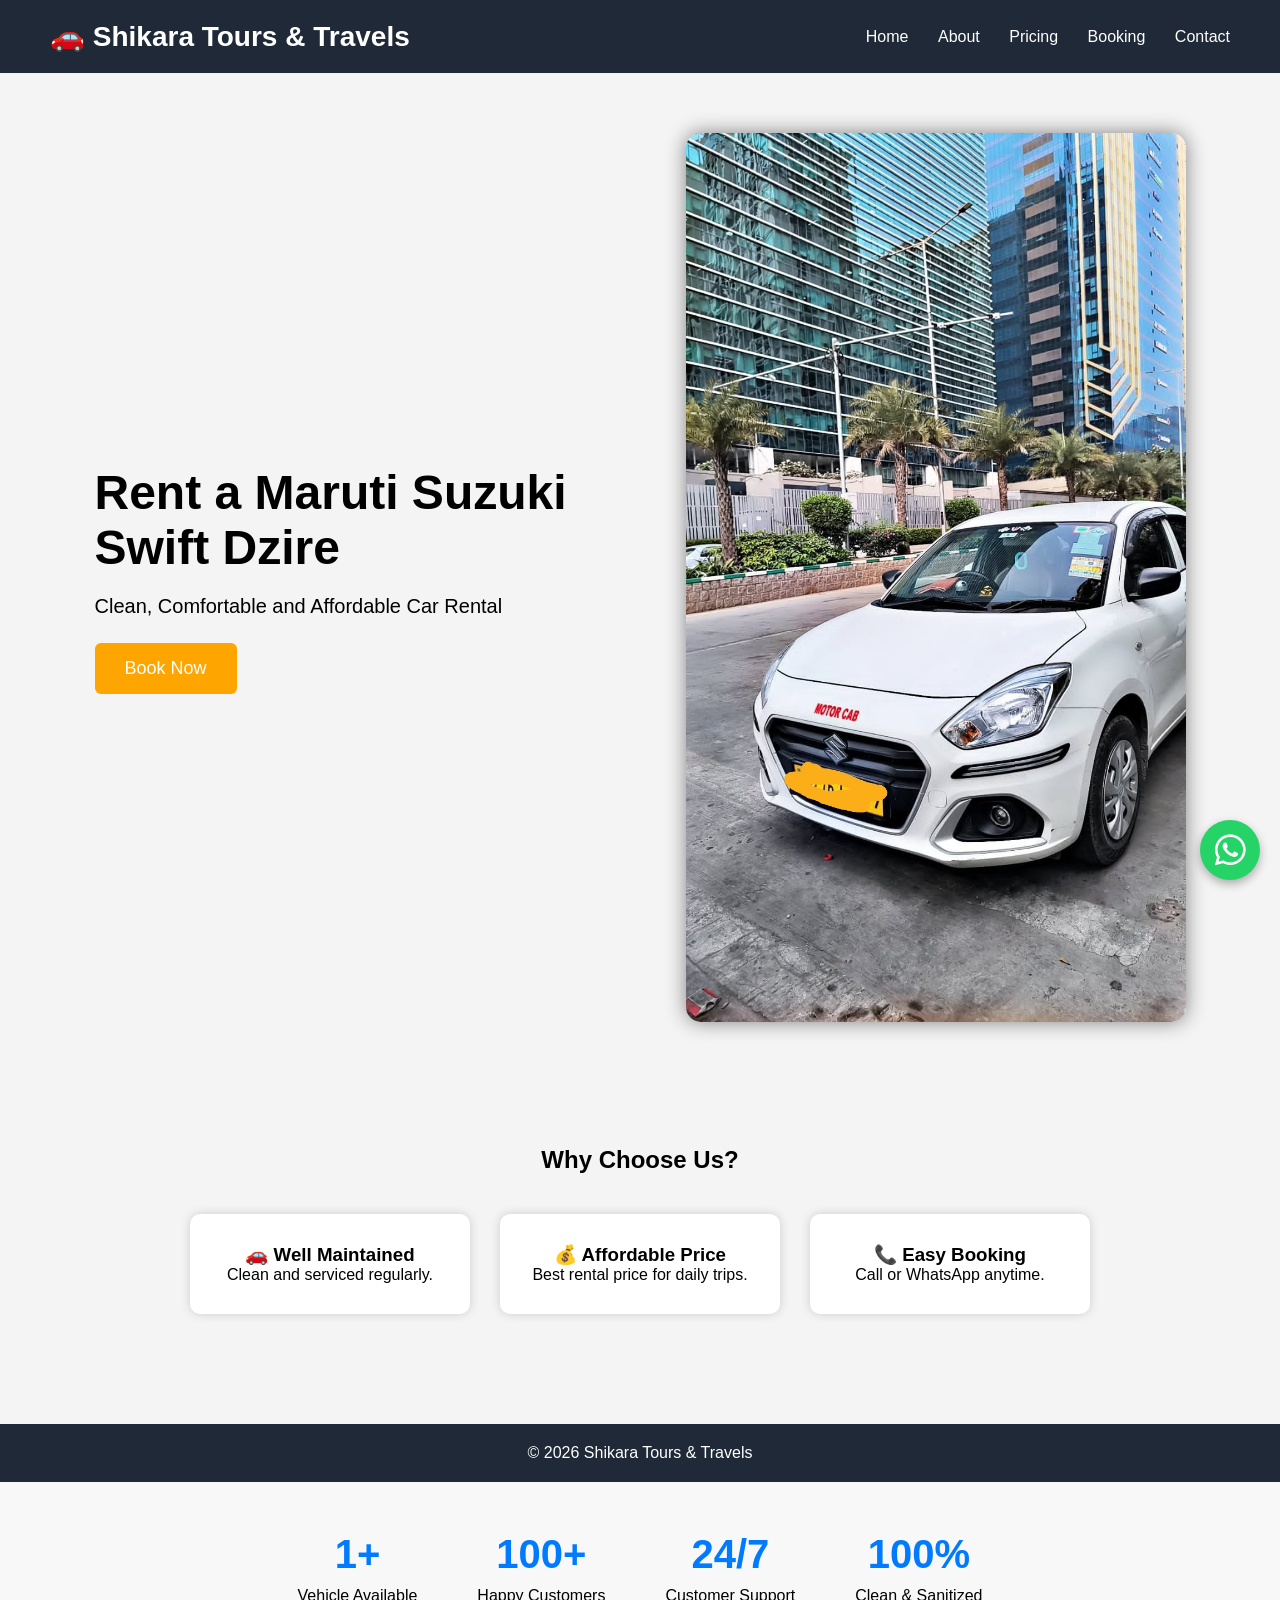
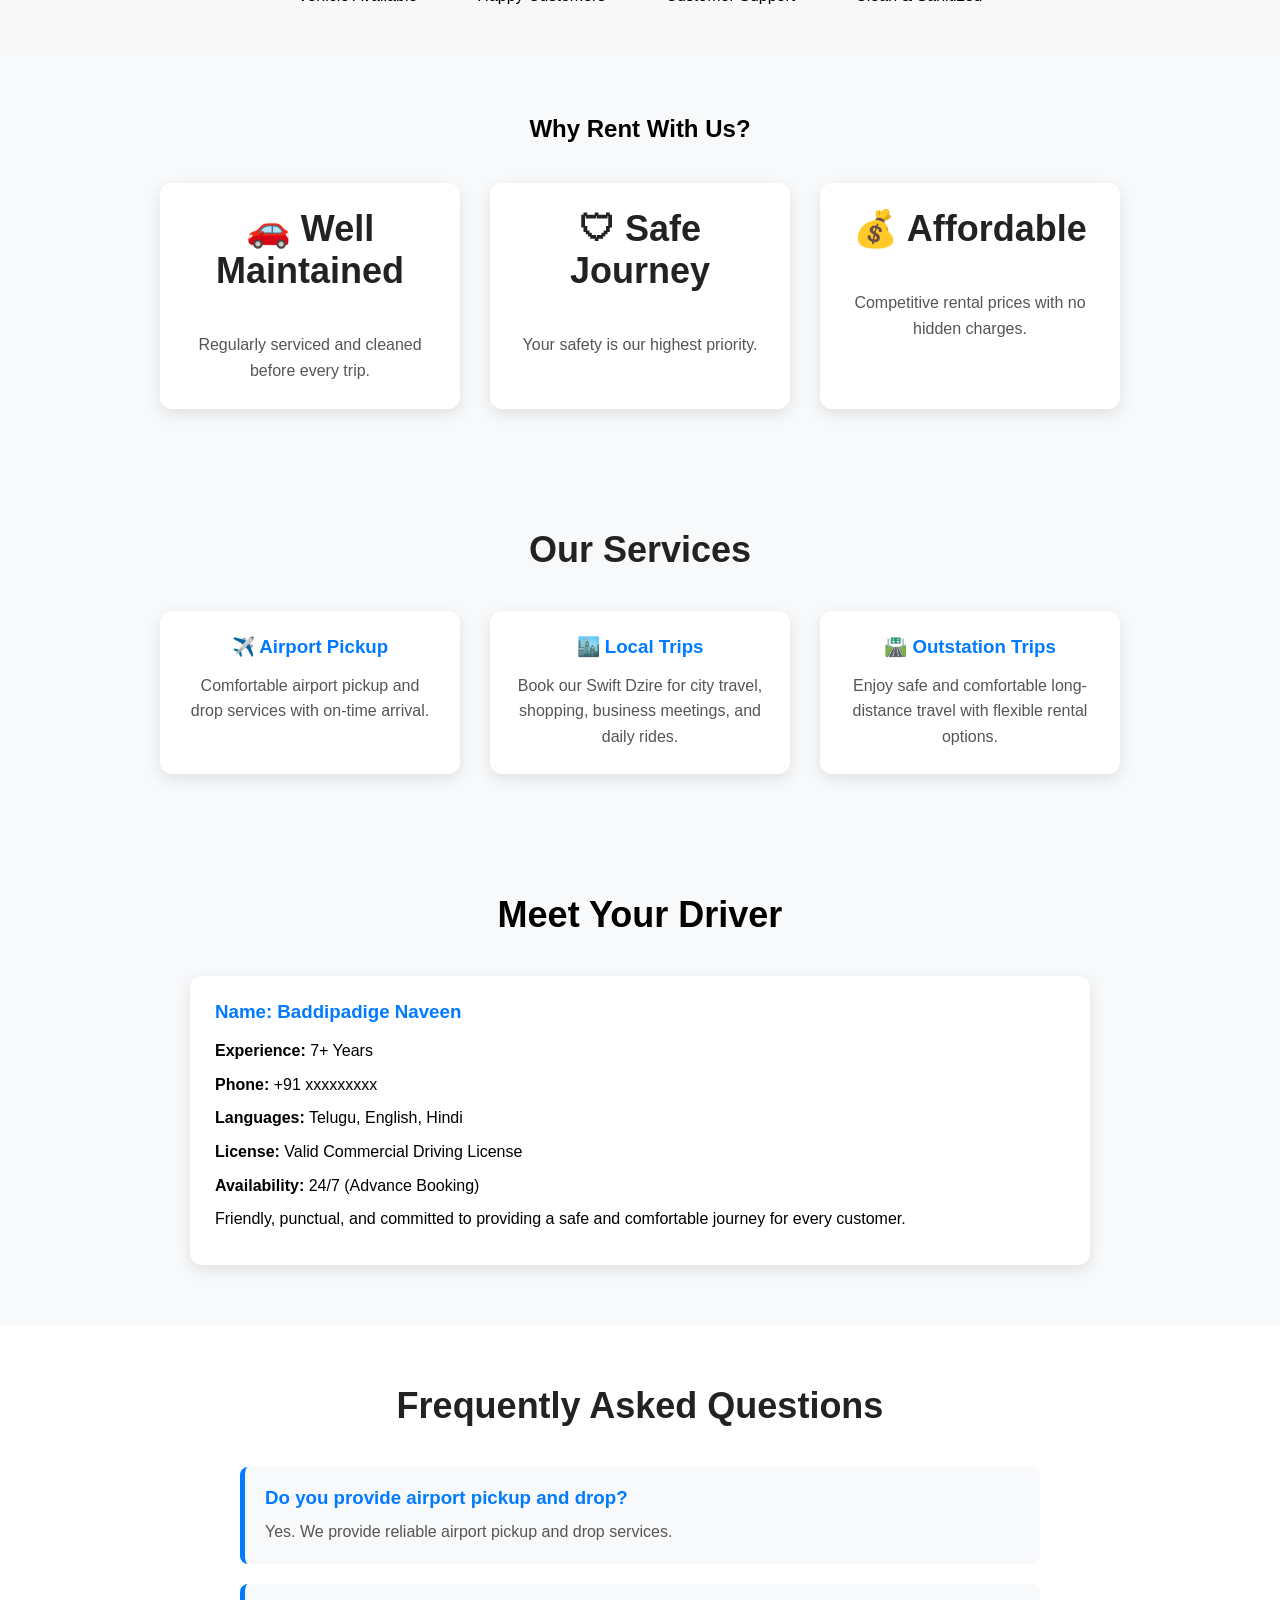
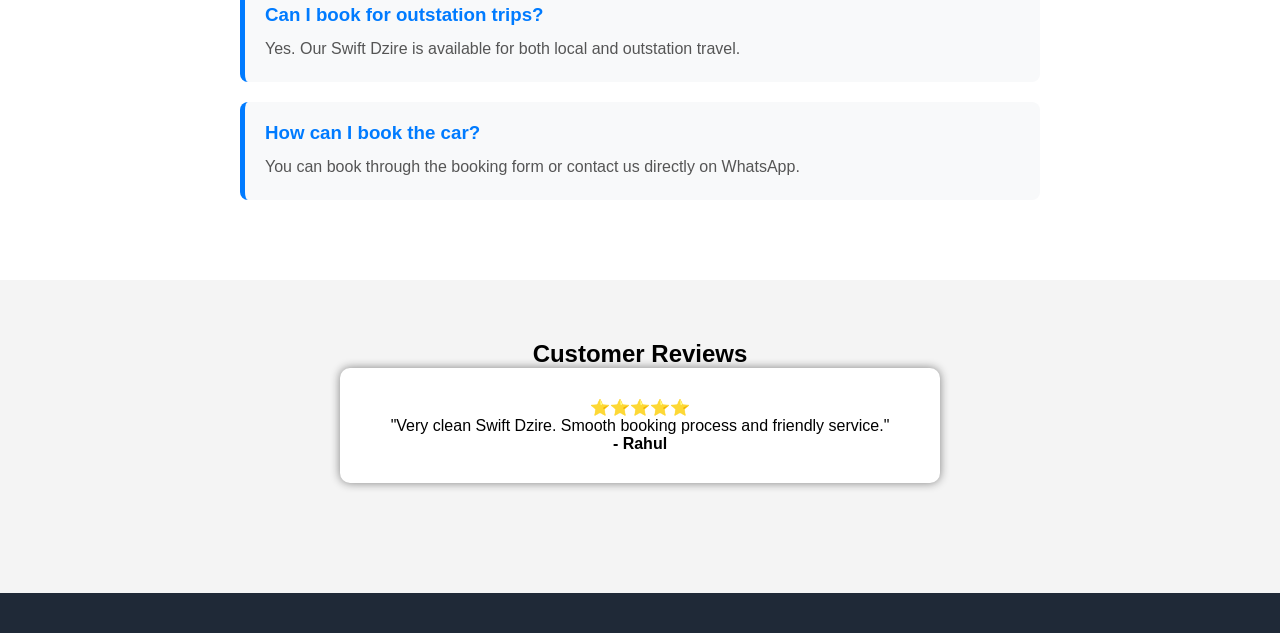
<file: index.html>
<!DOCTYPE html>
<html lang="en">
<head>
    <meta charset="UTF-8">
    <meta name="viewport" content="width=device-width, initial-scale=1.0">
    <title>Shikara Tours & Travels</title>
    <link rel="stylesheet" href="https://cdnjs.cloudflare.com/ajax/libs/font-awesome/6.6.0/css/all.min.css">
    <a href="#" class="whatsapp" onclick="openWhatsApp()">
    <i class="fab fa-whatsapp"></i>
</a>
    <link rel="stylesheet" href="css/style.css">
</head>
<body>

<header>
    <div class="logo">🚗 Shikara Tours & Travels</div>

    <nav>
        <a href="#">Home</a>
        <a href="about.html">About</a>
        <a href="pricing.html">Pricing</a>
        <a href="booking.html">Booking</a>
        <a href="contact.html">Contact</a>
    </nav>
</header>

<section class="hero">

    <div class="hero-text">
        <h1>Rent a Maruti Suzuki Swift Dzire</h1>

        <p>
            Clean, Comfortable and Affordable Car Rental
        </p>

        <a href="booking.html" class="btn">Book Now</a>

    </div>

    <div class="hero-image">

        <img src="images/dzire.jpg" alt="Swift Dzire">

    </div>

</section>

<section class="features">

<h2>Why Choose Us?</h2>

<div class="cards">

<div class="card">
<h3>🚗 Well Maintained</h3>
<p>Clean and serviced regularly.</p>
</div>

<div class="card">
<h3>💰 Affordable Price</h3>
<p>Best rental price for daily trips.</p>
</div>

<div class="card">
<h3>📞 Easy Booking</h3>
<p>Call or WhatsApp anytime.</p>
</div>

</div>

</section>

<footer>

<p>© 2026 Shikara Tours & Travels</p>

</footer><!-- Statistics -->

<section class="stats">

<div class="stat">

<h2>1+</h2>

<p>Vehicle Available</p>

</div>

<div class="stat">

<h2>100+</h2>

<p>Happy Customers</p>

</div>

<div class="stat">

<h2>24/7</h2>

<p>Customer Support</p>

</div>

<div class="stat">

<h2>100%</h2>

<p>Clean & Sanitized</p>

</div>

</section>

<!-- Features -->

<section class="services">

<h1>Why Rent With Us?</h1>

<div class="service-container">

<div class="service-card">

<h2>🚗 Well Maintained</h2>

<p>Regularly serviced and cleaned before every trip.</p>

</div>

<div class="service-card">

<h2>🛡 Safe Journey</h2>

<p>Your safety is our highest priority.</p>

</div>

<div class="service-card">

<h2>💰 Affordable</h2>

<p>Competitive rental prices with no hidden charges.</p>

</div>

</div>

</section>
<!-- Services -->

<section class="services">

    <h2>Our Services</h2>

    <div class="service-container">

        <div class="service-card">
            <h3>✈️ Airport Pickup</h3>
            <p>
                Comfortable airport pickup and drop services with on-time arrival.
            </p>
        </div>

        <div class="service-card">
            <h3>🏙️ Local Trips</h3>
            <p>
                Book our Swift Dzire for city travel, shopping, business meetings, and daily rides.
            </p>
        </div>

        <div class="service-card">
            <h3>🛣️ Outstation Trips</h3>
            <p>
                Enjoy safe and comfortable long-distance travel with flexible rental options.
            </p>
        </div>

    </div>

</section>
<!-- Driver Information -->

<section class="driver">

    <h2>Meet Your Driver</h2>

    <div class="driver-card">

        <div class="driver-details">

            <h3>Name: Baddipadige Naveen</h3>

            <p><strong>Experience:</strong> 7+ Years</p>

            <p><strong>Phone:</strong> +91 xxxxxxxxx</p>

            <p><strong>Languages:</strong> Telugu, English, Hindi</p>

            <p><strong>License:</strong> Valid Commercial Driving License</p>

            <p><strong>Availability:</strong> 24/7 (Advance Booking)</p>

            <p>
                Friendly, punctual, and committed to providing a safe and comfortable journey for every customer.
            </p>

        </div>

    </div>

</section>
<!-- FAQ -->

<section class="faq">

    <h2>Frequently Asked Questions</h2>

    <div class="faq-item">
        <h3>Do you provide airport pickup and drop?</h3>
        <p>Yes. We provide reliable airport pickup and drop services.</p>
    </div>

    <div class="faq-item">
        <h3>Can I book for outstation trips?</h3>
        <p>Yes. Our Swift Dzire is available for both local and outstation travel.</p>
    </div>

    <div class="faq-item">
        <h3>How can I book the car?</h3>
        <p>You can book through the booking form or contact us directly on WhatsApp.</p>
    </div>

</section>

<!-- Reviews -->

<section class="reviews">

<h1>Customer Reviews</h1>

<div class="review-card">

⭐⭐⭐⭐⭐

<p>

"Very clean Swift Dzire. Smooth booking process and friendly service."

</p>

<h4>- Rahul</h4>

</div>

</section>

<footer>

<p>

</footer>

<script>
function openWhatsApp() {
    const message = "Hello Shikara Tours & Travels, I am interested in booking your Swift Dzire.";
    const url = "https://wa.me/91xxxxxxxxx?text=" + encodeURIComponent(message);
    window.open(url, "_blank");
}
</script>

</body>
</html>
</file>
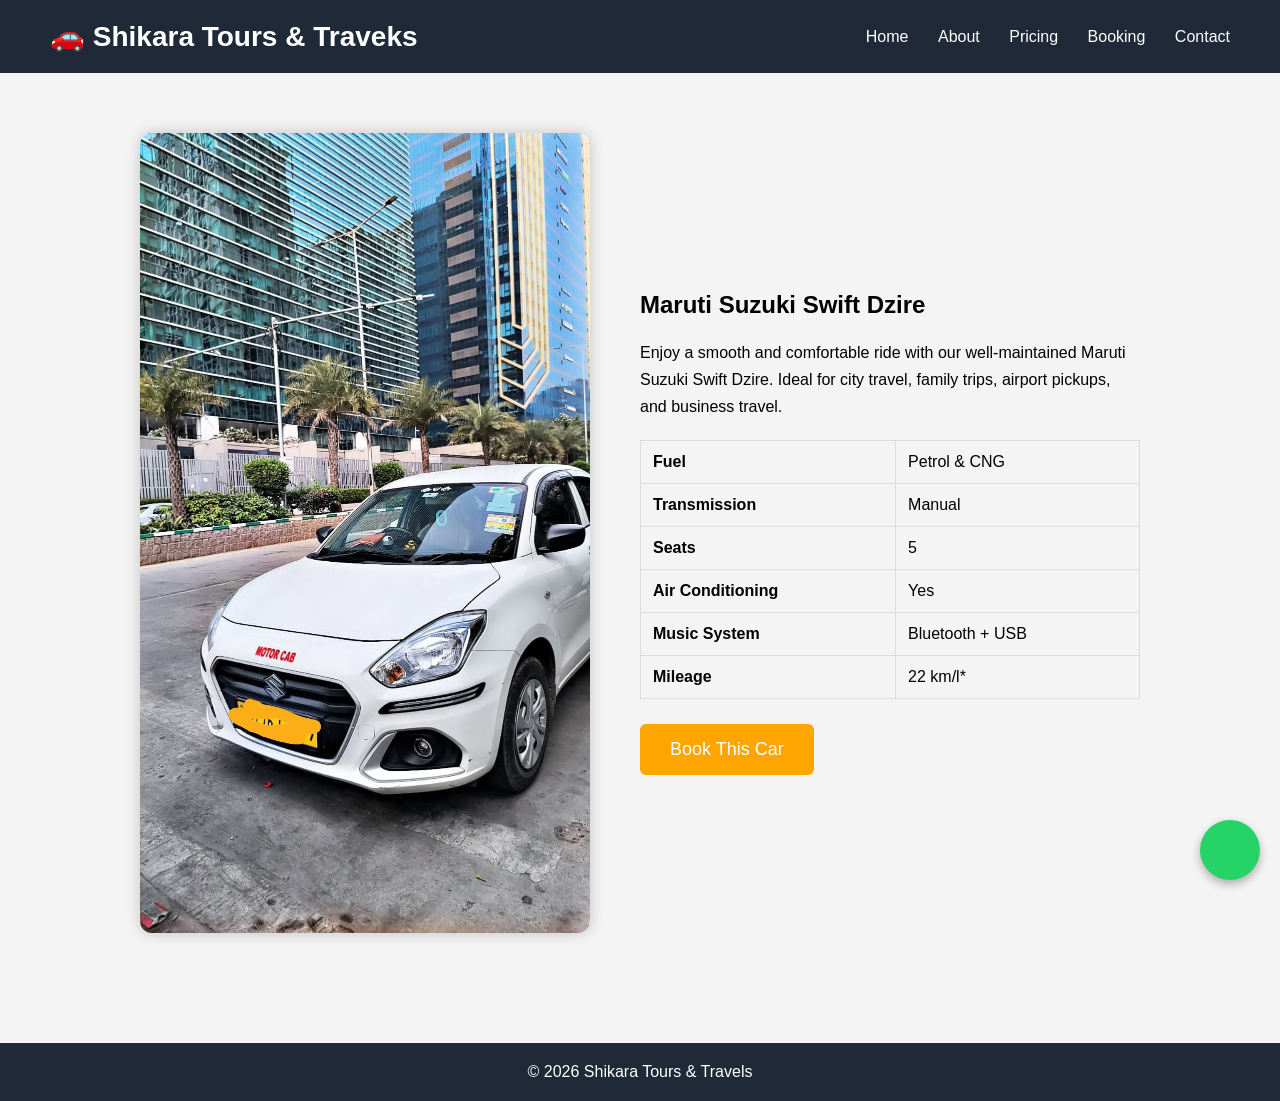
<file: about.html>
<!DOCTYPE html>
<html lang="en">
<head>
    <meta charset="UTF-8">
    <meta name="viewport" content="width=device-width, initial-scale=1.0">
    <title>About Swift Dzire</title>
    <a href="https://wa.me/91xxxxxxxxxx?text=Hello%20Shikara?%20Tours%20&%20Travels,%20I%20want%20to%20book%20your%20Swift%20Dzire." class="whatsapp" target="_blank">
    <i class="fab fa-whatsapp"></i>
</a>
    <link rel="stylesheet" href="css/style.css">
</head>
<body>

<header>
    <div class="logo">🚗 Shikara Tours & Traveks</div>

    <nav>
        <a href="index.html">Home</a>
        <a href="about.html">About</a>
        <a href="pricing.html">Pricing</a>
        <a href="booking.html">Booking</a>
        <a href="contact.html">Contact</a>
    </nav>
</header>

<section class="about-car">

    <img src="images/dzire.jpg" alt="Swift Dzire">

    <div class="car-details">

        <h1>Maruti Suzuki Swift Dzire</h1>

        <p>
            Enjoy a smooth and comfortable ride with our well-maintained
            Maruti Suzuki Swift Dzire. Ideal for city travel, family trips,
            airport pickups, and business travel.
        </p>

        <table>

            <tr>
                <td><strong>Fuel</strong></td>
                <td>Petrol & CNG</td>
            </tr>

            <tr>
                <td><strong>Transmission</strong></td>
                <td>Manual</td>
            </tr>

            <tr>
                <td><strong>Seats</strong></td>
                <td>5</td>
            </tr>

            <tr>
                <td><strong>Air Conditioning</strong></td>
                <td>Yes</td>
            </tr>

            <tr>
                <td><strong>Music System</strong></td>
                <td>Bluetooth + USB</td>
            </tr>

            <tr>
                <td><strong>Mileage</strong></td>
                <td>22 km/l*</td>
            </tr>

        </table>

        <a href="booking.html" class="btn">Book This Car</a>

    </div>

</section>

<footer>
    <p>© 2026 Shikara Tours & Travels</p>
</footer>

</body>
</html>
</file>
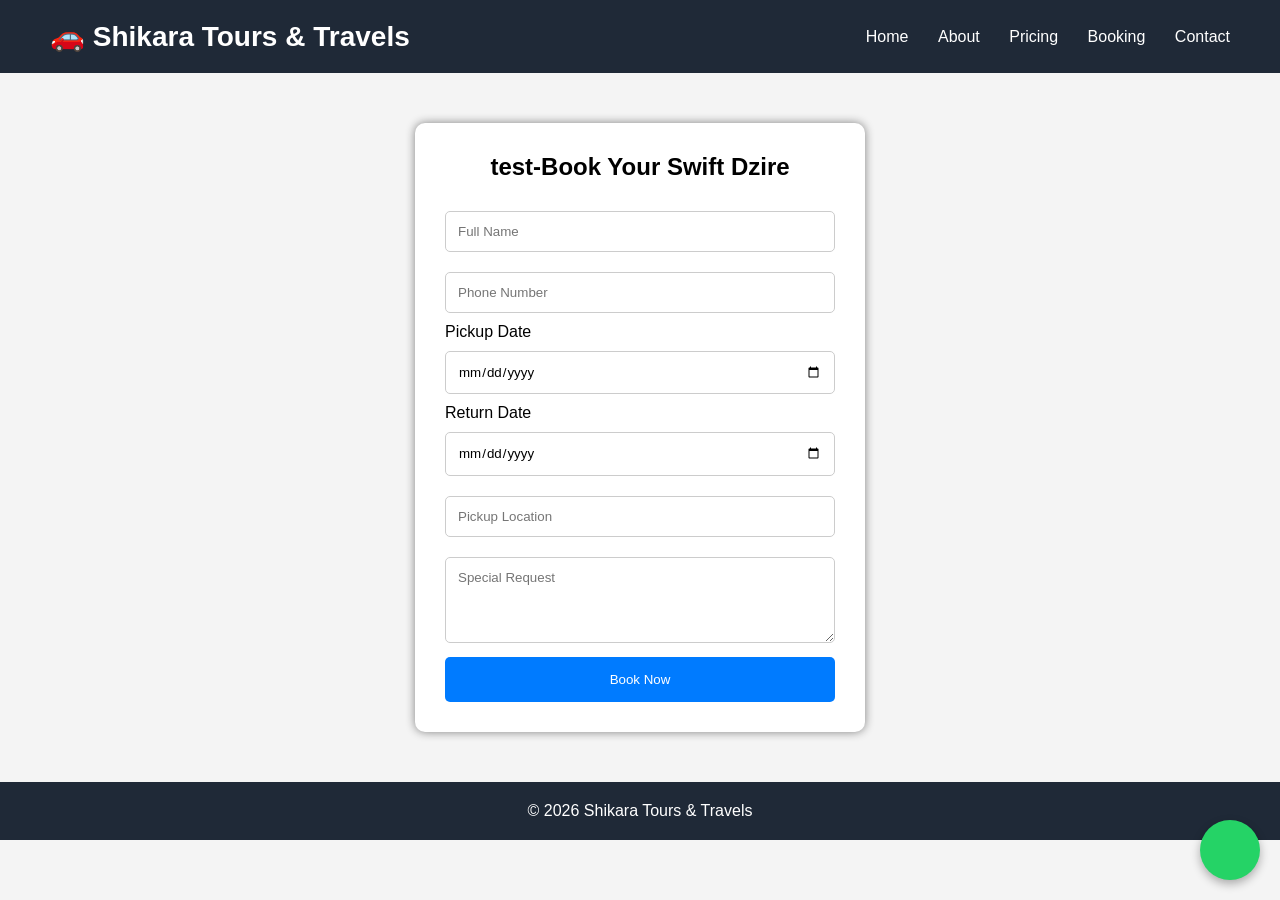
<file: booking.html>
<!DOCTYPE html>
<html lang="en">
<head>
<meta charset="UTF-8">
<meta name="viewport" content="width=device-width, initial-scale=1.0">
<title>Book Your Car</title>
<a href="https://wa.me/91xxxxxxxxxxx?text=Hello%20Shikara%20Tours%20&%20Travels,%20I%20want%20to%20book%20your%20Swift%20Dzire." class="whatsapp" target="_blank">
    <i class="fab fa-whatsapp"></i>
</a>

<link rel="stylesheet" href="css/style.css">

</head>
<body>

<header>

<div class="logo">
🚗 Shikara Tours & Travels
</div>

<nav>

<a href="index.html">Home</a>
<a href="about.html">About</a>
<a href="pricing.html">Pricing</a>
<a href="booking.html">Booking</a>
<a href="contact.html">Contact</a>

</nav>

</header>

<section class="booking">

<h2>test-Book Your Swift Dzire</h2>

<form id="bookingForm">

<input type="text" id="name"
placeholder="Full Name"
required>

<input type="tel" id="phone"
placeholder="Phone Number"
required>

<label>Pickup Date</label>

<input type="date" id="pickupDate"
required>

<label>Return Date</label>

<input type="date" id="returnDate"
required>

<input type="text" id="pickupLocation"
placeholder="Pickup Location"
required>

<textarea id="specialRequest"
placeholder="Special Request"
rows="4"></textarea>

<button type="submit">
Book Now
</button>
</form>

</section>

<footer>

<p>© 2026 Shikara Tours & Travels</p>

</footer>

<script>
const bookingForm = document.getElementById("bookingForm");

bookingForm.addEventListener("submit", function (e) {

    e.preventDefault();

    const name = document.getElementById("name").value;
    const phone = document.getElementById("phone").value;
    const pickupDate = document.getElementById("pickupDate").value;
    const returnDate = document.getElementById("returnDate").value;
    const pickupLocation = document.getElementById("pickupLocation").value;
    const specialRequest = document.getElementById("specialRequest").value;

    const message =
`🚗 New Booking Request

👤 Name: ${name}
📞 Phone: ${phone}
📅 Pickup Date: ${pickupDate}
📅 Return Date: ${returnDate}
📍 Pickup Location: ${pickupLocation}
📝 Special Request: ${specialRequest}`;

    const whatsappNumber = "91xxxxxxxxxx";

    const whatsappURL =
        `https://wa.me/${whatsappNumber}?text=${encodeURIComponent(message)}`;

    window.open(whatsappURL, "_blank");

});
</script>

</body>
</html>
</file>
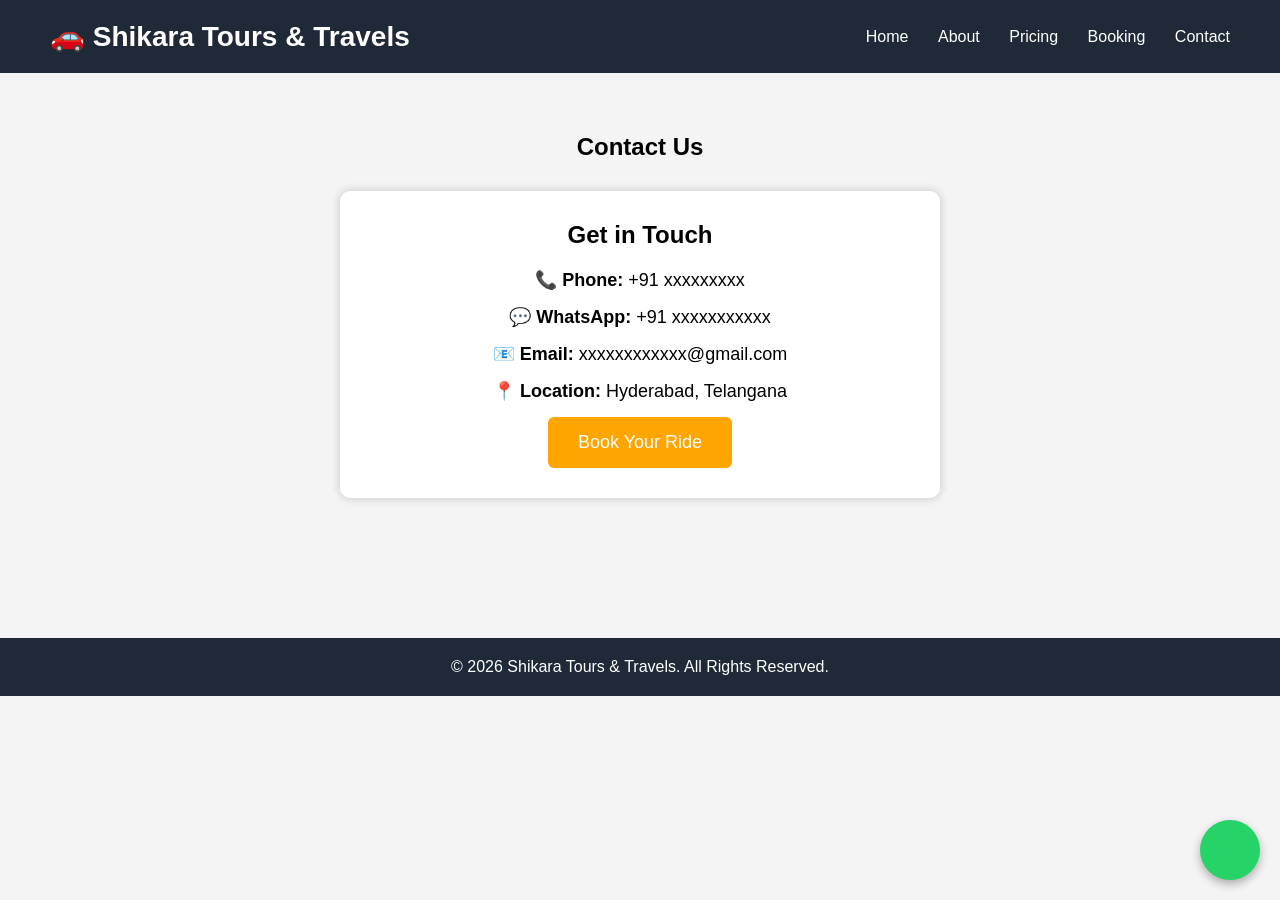
<file: contact.html>
<!DOCTYPE html>
<html lang="en">
<head>
    <meta charset="UTF-8">
    <meta name="viewport" content="width=device-width, initial-scale=1.0">
    <title>Contact - Shikara Tours & Travels</title>
    <a href="https://wa.me/91xxxxxxxx?text=Hello%20Shikara%20Tours%20&%20Travels,%20I%20want%20to%20book%20your%20Swift%20Dzire." class="whatsapp" target="_blank">
    <i class="fab fa-whatsapp"></i>
</a>
    <link rel="stylesheet" href="css/style.css">
</head>
<body>

<header>
    <div class="logo">🚗 Shikara Tours & Travels</div>

    <nav>
        <a href="index.html">Home</a>
        <a href="about.html">About</a>
        <a href="pricing.html">Pricing</a>
        <a href="booking.html">Booking</a>
        <a href="contact.html">Contact</a>
    </nav>
</header>

<section class="contact">

    <h1>Contact Us</h1>

    <div class="contact-box">

        <h2>Get in Touch</h2>

        <p><strong>📞 Phone:</strong> +91 xxxxxxxxx</p>

        <p><strong>💬 WhatsApp:</strong> +91 xxxxxxxxxxx</p>

        <p><strong>📧 Email:</strong> xxxxxxxxxxxx@gmail.com</p>

        <p><strong>📍 Location:</strong> Hyderabad, Telangana</p>

        <a href="booking.html" class="btn">Book Your Ride</a>

    </div>

</section>

<footer>
    <p>© 2026 Shikara Tours & Travels. All Rights Reserved.</p>
</footer>

</body>
</html>
</file>
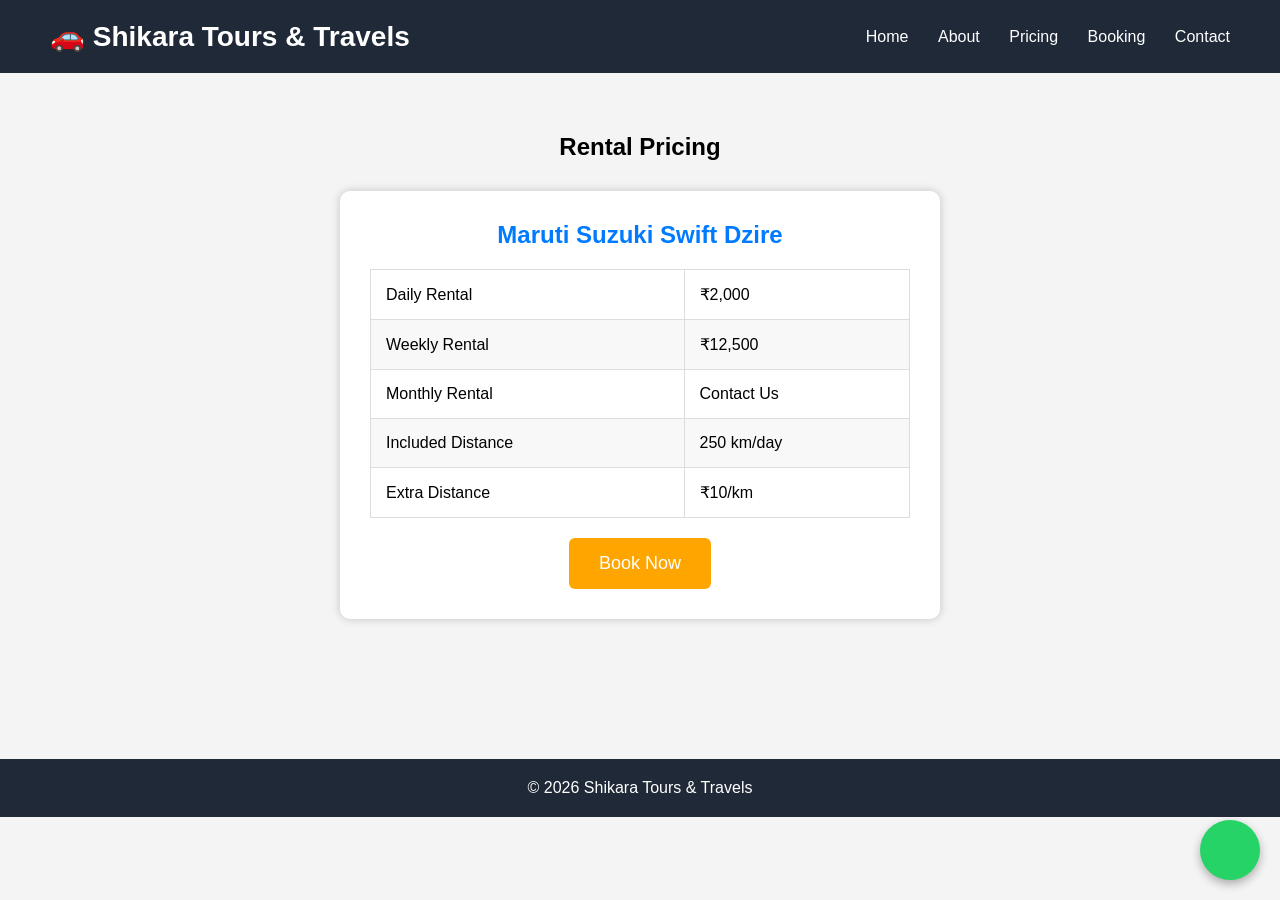
<file: pricing.html>
<!DOCTYPE html>
<html lang="en">
<head>
    <meta charset="UTF-8">
    <meta name="viewport" content="width=device-width, initial-scale=1.0">
    <title>Pricing - Shikara Tours & Travels</title>
    <a href="https://wa.me/91xxxxxxxx?text=Hello%20Shikara%20Tours%20&%20Travels,%20I%20want%20to%20book%20your%20Swift%20Dzire." class="whatsapp" target="_blank">
    <i class="fab fa-whatsapp"></i>
</a>
    <link rel="stylesheet" href="css/style.css">
</head>
<body>

<header>
    <div class="logo">🚗 Shikara Tours & Travels</div>

    <nav>
        <a href="index.html">Home</a>
        <a href="about.html">About</a>
        <a href="pricing.html">Pricing</a>
        <a href="booking.html">Booking</a>
        <a href="contact.html">Contact</a>
    </nav>
</header>

<section class="pricing">

    <h1>Rental Pricing</h1>

    <div class="price-card">

        <h2>Maruti Suzuki Swift Dzire</h2>

        <table>

            <tr>
                <td>Daily Rental</td>
                <td>₹2,000</td>
            </tr>

            <tr>
                <td>Weekly Rental</td>
                <td>₹12,500</td>
            </tr>

            <tr>
                <td>Monthly Rental</td>
                <td>Contact Us</td>
            </tr>

            <tr>
                <td>Included Distance</td>
                <td>250 km/day</td>
            </tr>

            <tr>
                <td>Extra Distance</td>
                <td>₹10/km</td>
            </tr>

        </table>

        <a href="booking.html" class="btn">Book Now</a>

    </div>

</section>

<footer>
    <p>© 2026 Shikara Tours & Travels</p>
</footer>

</body>
</html>
</file>
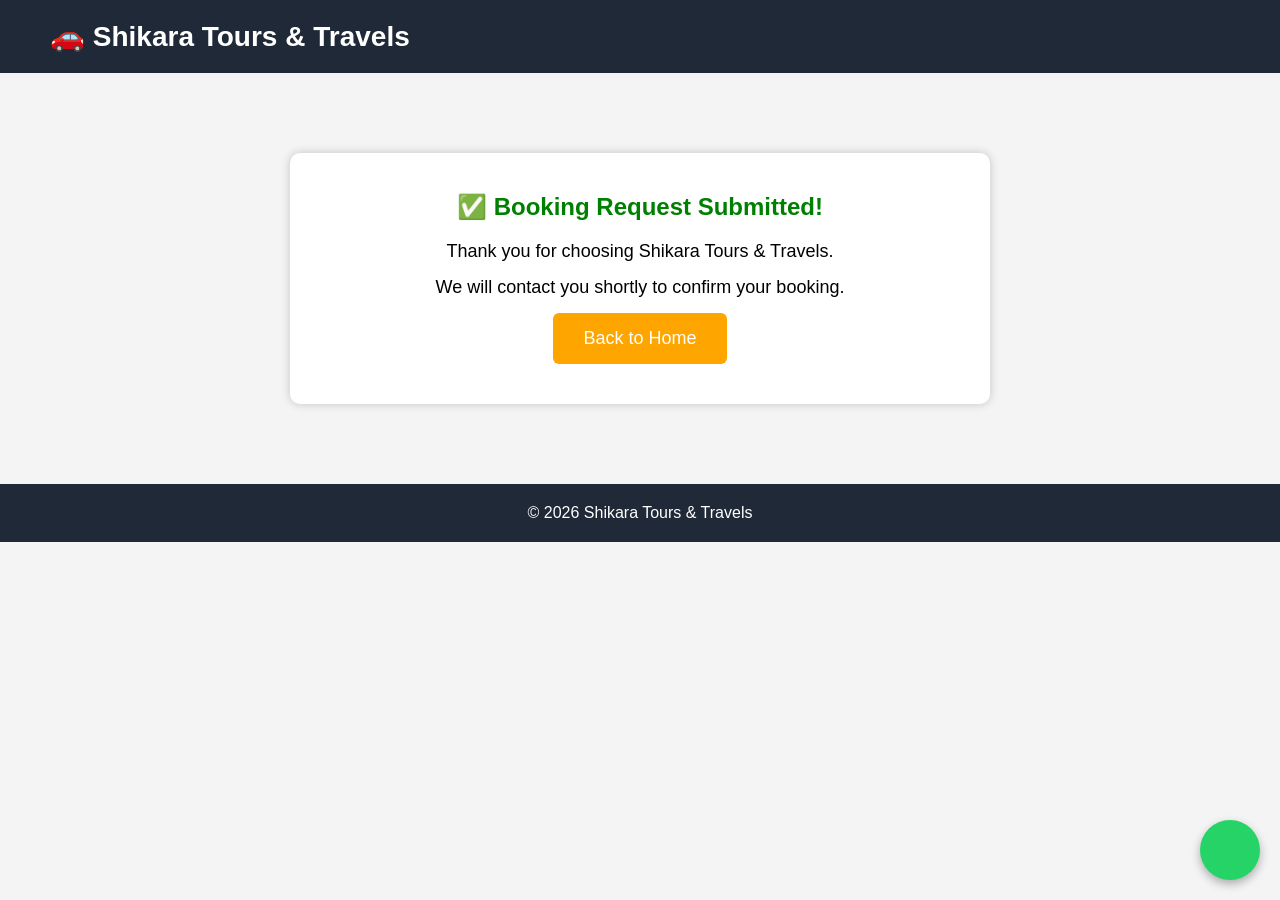
<file: success.html>
<!DOCTYPE html>
<html lang="en">
<head>
    <meta charset="UTF-8">
    <meta name="viewport" content="width=device-width, initial-scale=1.0">
    <title>Booking Confirmed</title>
    <a href="https://wa.me/91xxxxxxxxxx?text=Hello%20Shikara%20Tours%20&%20Travels,%20I%20want%20to%20book%20your%20Swift%20Dzire." class="whatsapp" target="_blank">
    <i class="fab fa-whatsapp"></i>
</a>
    <link rel="stylesheet" href="css/style.css">
</head>
<body>

<header>
    <div class="logo">🚗 Shikara Tours & Travels</div>
</header>

<section class="success">

    <h1>✅ Booking Request Submitted!</h1>

    <p>
        Thank you for choosing Shikara Tours & Travels.
    </p>

    <p>
        We will contact you shortly to confirm your booking.
    </p>

    <a href="index.html" class="btn">Back to Home</a>

</section>

<footer>
    <p>© 2026 Shikara Tours & Travels</p>
</footer>

</body>
</html>
</file>
<file: css/style.css>
*{
    margin:0;
    padding:0;
    box-sizing:border-box;
    font-family:Arial,sans-serif;
}

body{
    background:#f4f4f4;
}

/* Header */

header{

    display:flex;
    justify-content:space-between;
    align-items:center;

    background:#1f2937;

    color:white;

    padding:20px 50px;
}

.logo{

    font-size:28px;
    font-weight:bold;

}

nav a{

    color:white;
    text-decoration:none;
    margin-left:25px;

}

nav a:hover{

    color:orange;

}

/* Hero */

.hero{

    display:flex;

    justify-content:space-around;

    align-items:center;

    padding:60px;

}

.hero-text{

    width:45%;

}

.hero-text h1{

    font-size:48px;

    margin-bottom:20px;

}

.hero-text p{

    font-size:20px;

    margin-bottom:25px;

}

.hero-text button{

    background:orange;

    color:white;

    border:none;

    padding:15px 30px;

    font-size:18px;

    cursor:pointer;

    border-radius:6px;

}

.hero-text button:hover{

    background:darkorange;

}

.hero-image img{

    width:500px;

    border-radius:15px;

    box-shadow:0 0 20px gray;

}

/* Features */

.features{

    padding:60px;

    text-align:center;

}

.cards{

    display:flex;

    justify-content:center;

    gap:30px;

    margin-top:40px;

}

.card{

    width:280px;

    background:white;

    padding:30px;

    border-radius:10px;

    box-shadow:0 0 10px #ccc;

}

.card:hover{

    transform:translateY(-8px);

    transition:.3s;

}

/* Footer */

footer{

    background:#1f2937;

    color:white;

    text-align:center;

    padding:20px;

    margin-top:50px;

}
.btn{
    display:inline-block;
    background:orange;
    color:white;
    text-decoration:none;
    padding:15px 30px;
    border-radius:6px;
    font-size:18px;
}

.btn:hover{
    background:darkorange;
}

.booking{
    width:450px;
    margin:50px auto;
    background:white;
    padding:30px;
    border-radius:10px;
    box-shadow:0 0 10px gray;
}

.booking h2{
    text-align:center;
    margin-bottom:20px;
}

.booking input,
.booking textarea{
    width:100%;
    padding:12px;
    margin:10px 0;
    border:1px solid #ccc;
    border-radius:5px;
}

.booking button{
    width:100%;
    background:#007BFF;
    color:white;
    border:none;
    padding:15px;
    cursor:pointer;
    border-radius:5px;
}

.booking button:hover{
    background:#0056b3;
}
.about-car{
    display:flex;
    justify-content:center;
    align-items:center;
    gap:50px;
    padding:60px;
    flex-wrap:wrap;
}

.about-car img{
    width:450px;
    border-radius:12px;
    box-shadow:0 0 15px rgba(0,0,0,0.2);
}

.car-details{
    max-width:500px;
}

.car-details h1{
    margin-bottom:20px;
}

.car-details p{
    margin-bottom:20px;
    line-height:1.7;
}

.car-details table{
    width:100%;
    border-collapse:collapse;
    margin-bottom:25px;
}

.car-details table td{
    border:1px solid #ddd;
    padding:12px;
}
.pricing{
    padding:60px;
    text-align:center;
}

.price-card{
    width:600px;
    max-width:95%;
    margin:30px auto;
    background:white;
    padding:30px;
    border-radius:10px;
    box-shadow:0 0 10px rgba(0,0,0,0.2);
}

.price-card table{
    width:100%;
    border-collapse:collapse;
    margin:20px 0;
}

.price-card td{
    border:1px solid #ddd;
    padding:15px;
    text-align:left;
}

.price-card tr:nth-child(even){
    background:#f8f8f8;
}

.price-card h2{
    color:#007BFF;
    margin-bottom:20px;
}.pricing{
    padding:60px;
    text-align:center;
}

.price-card{
    width:600px;
    max-width:95%;
    margin:30px auto;
    background:white;
    padding:30px;
    border-radius:10px;
    box-shadow:0 0 10px rgba(0,0,0,0.2);
}

.price-card table{
    width:100%;
    border-collapse:collapse;
    margin:20px 0;
}

.price-card td{
    border:1px solid #ddd;
    padding:15px;
    text-align:left;
}

.price-card tr:nth-child(even){
    background:#f8f8f8;
}

.price-card h2{
    color:#007BFF;
    margin-bottom:20px;
}.pricing{
    padding:60px;
    text-align:center;
}

/* Statistics */

.stats{

display:flex;

justify-content:center;

gap:60px;

padding:50px;

background:#f8f8f8;

text-align:center;

flex-wrap:wrap;

}

.stat h2{

font-size:40px;

color:#007BFF;

}

.stat p{

margin-top:10px;

}

/* Services */

.services{

padding:60px;

text-align:center;

}

.service-container{

display:flex;

justify-content:center;

gap:30px;

margin-top:40px;

flex-wrap:wrap;

}

.service-card{

width:300px;

background:white;

padding:25px;

border-radius:10px;

box-shadow:0 0 10px rgba(0,0,0,.2);

}

.service-card:hover{

transform:translateY(-8px);

transition:.3s;

}

/* Reviews */

.reviews{

padding:60px;

text-align:center;

background:#f4f4f4;

}

.review-card{

max-width:600px;

margin:auto;

background:white;

padding:30px;

border-radius:10px;

box-shadow:0 0 10px gray;

}
.success{
    max-width:700px;
    margin:80px auto;
    text-align:center;
    background:white;
    padding:40px;
    border-radius:10px;
    box-shadow:0 0 10px rgba(0,0,0,.2);
}

.success h1{
    color:green;
    margin-bottom:20px;
}

.success p{
    font-size:18px;
    margin:15px 0;
}
.contact{
    padding:60px 20px;
    text-align:center;
}

.contact-box{
    max-width:600px;
    margin:30px auto;
    background:white;
    padding:30px;
    border-radius:10px;
    box-shadow:0 0 10px rgba(0,0,0,0.2);
}

.contact-box h2{
    margin-bottom:20px;
}

.contact-box p{
    margin:15px 0;
    font-size:18px;
}
/* ===========================
   Floating WhatsApp Button
=========================== */

.whatsapp{
    position: fixed;
    bottom: 20px;
    right: 20px;
    width: 60px;
    height: 60px;
    background: #25D366;
    color: white;
    border-radius: 50%;
    display: flex;
    justify-content: center;
    align-items: center;
    font-size: 35px;
    text-decoration: none;
    box-shadow: 0 4px 10px rgba(0,0,0,0.3);
    z-index: 999;
    transition: 0.3s;
}

.whatsapp:hover{
    transform: scale(1.1);
    background: #1EBE5D;
}
/* =========================
   Services Section
========================= */

.services{
    padding:60px 40px;
    background:#f8f9fa;
    text-align:center;
}

.services h2{
    font-size:36px;
    margin-bottom:40px;
    color:#222;
}

.service-container{
    display:flex;
    justify-content:center;
    gap:30px;
    flex-wrap:wrap;
}

.service-card{
    width:300px;
    background:white;
    padding:25px;
    border-radius:12px;
    box-shadow:0 5px 15px rgba(0,0,0,0.1);
    transition:0.3s;
}

.service-card:hover{
    transform:translateY(-8px);
}

.service-card h3{
    color:#007BFF;
    margin-bottom:15px;
}

.service-card p{
    color:#555;
    line-height:1.6;
}
/* =========================
   FAQ Section
========================= */

.faq{
    padding:60px 40px;
    background:white;
}

.faq h2{
    text-align:center;
    margin-bottom:40px;
    font-size:36px;
    color:#222;
}

.faq-item{
    max-width:800px;
    margin:20px auto;
    background:#f8f9fa;
    padding:20px;
    border-left:5px solid #007BFF;
    border-radius:8px;
}

.faq-item h3{
    margin-bottom:10px;
    color:#007BFF;
}

.faq-item p{
    color:#555;
    line-height:1.6;
}
/* Driver Section */

.driver{
    padding:60px 40px;
    background:#f8f9fa;
}

.driver h2{
    text-align:center;
    margin-bottom:40px;
    font-size:36px;
}

.driver-card{
    max-width:900px;
    margin:auto;
    display:flex;
    align-items:center;
    gap:30px;
    background:#fff;
    padding:25px;
    border-radius:12px;
    box-shadow:0 5px 15px rgba(0,0,0,0.1);
    flex-wrap:wrap;
}

.driver-card img{
    width:220px;
    height:220px;
    object-fit:cover;
    border-radius:50%;
    border:4px solid #007BFF;
}

.driver-details{
    flex:1;
}

.driver-details h3{
    color:#007BFF;
    margin-bottom:15px;
}

.driver-details p{
    margin:8px 0;
    line-height:1.6;
}
</file>
